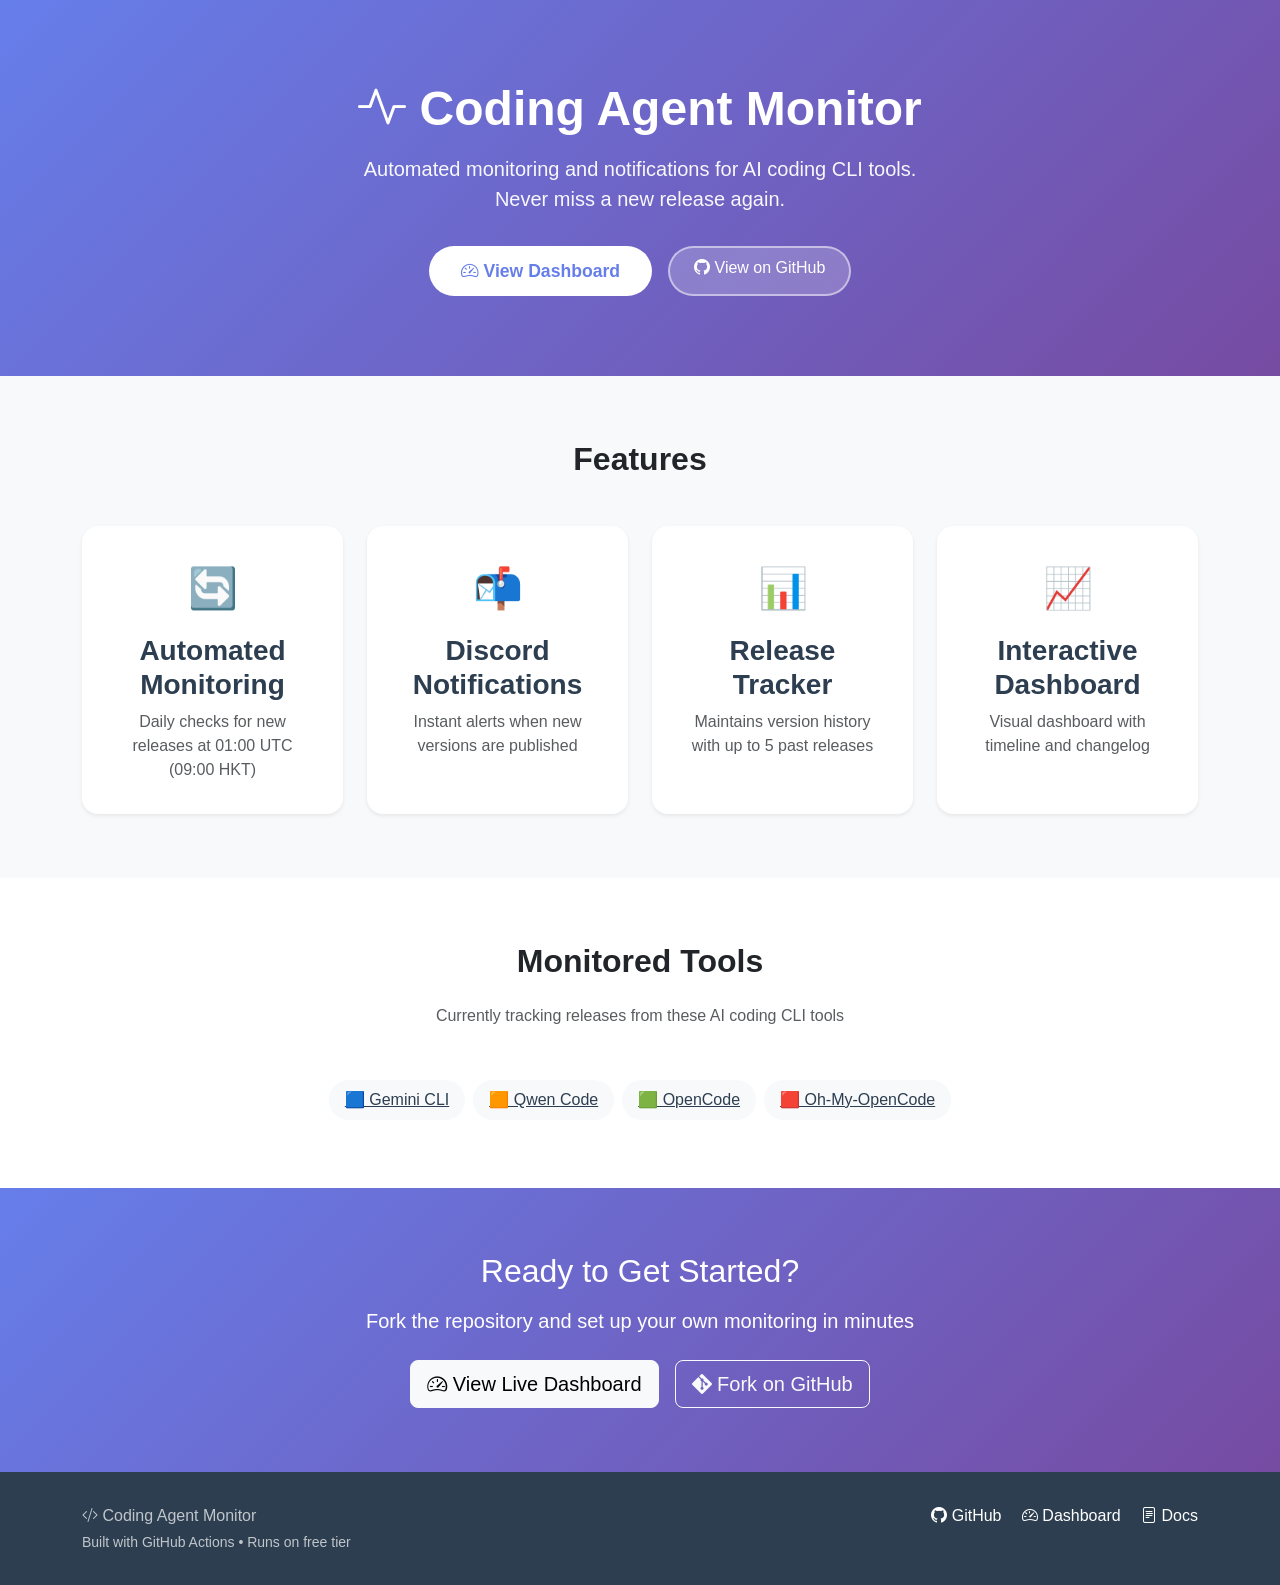
<file: index.html>
<!DOCTYPE html>
<html lang="en">
<head>
    <meta charset="UTF-8">
    <meta name="viewport" content="width=device-width, initial-scale=1.0">
    <title>Coding Agent Monitor - AI Coding Tools Release Tracker</title>
    <meta name="description" content="Monitor new releases of AI coding CLI tools like Gemini CLI, Qwen Code, OpenCode, and Oh-My-OpenCode">
    <!-- Bootstrap 5.3 CSS -->
    <link href="https://cdn.jsdelivr.net/npm/bootstrap@5.3.2/dist/css/bootstrap.min.css" rel="stylesheet">
    <!-- Bootstrap Icons -->
    <link href="https://cdn.jsdelivr.net/npm/bootstrap-icons@1.11.1/font/bootstrap-icons.css" rel="stylesheet">
    <!-- Custom Styles -->
    <style>
        :root {
            --primary-gradient: linear-gradient(135deg, #667eea 0%, #764ba2 100%);
        }

        body {
            font-family: -apple-system, BlinkMacSystemFont, 'Segoe UI', Roboto, Oxygen, Ubuntu, sans-serif;
        }

        .hero-section {
            background: var(--primary-gradient);
            color: white;
            padding: 5rem 0;
            text-align: center;
        }

        .hero-section h1 {
            font-size: 3rem;
            font-weight: 800;
            margin-bottom: 1rem;
        }

        .hero-section .lead {
            font-size: 1.25rem;
            opacity: 0.95;
            max-width: 600px;
            margin: 0 auto 2rem;
        }

        .btn-dashboard {
            background: white;
            color: #667eea;
            font-weight: 600;
            padding: 0.75rem 2rem;
            font-size: 1.1rem;
            border: none;
            border-radius: 2rem;
            transition: all 0.3s ease;
        }

        .btn-dashboard:hover {
            transform: translateY(-2px);
            box-shadow: 0 0.5rem 1rem rgba(0, 0, 0, 0.2);
            color: #764ba2;
        }

        .btn-github {
            background: rgba(255, 255, 255, 0.2);
            color: white;
            font-weight: 500;
            padding: 0.5rem 1.5rem;
            border: 2px solid rgba(255, 255, 255, 0.5);
            border-radius: 2rem;
            transition: all 0.3s ease;
        }

        .btn-github:hover {
            background: rgba(255, 255, 255, 0.3);
            color: white;
            border-color: white;
        }

        .features-section {
            padding: 4rem 0;
            background: #f8f9fa;
        }

        .feature-card {
            text-align: center;
            padding: 2rem;
            background: white;
            border-radius: 1rem;
            box-shadow: 0 0.125rem 0.25rem rgba(0, 0, 0, 0.075);
            height: 100%;
            transition: transform 0.3s ease;
        }

        .feature-card:hover {
            transform: translateY(-4px);
        }

        .feature-icon {
            font-size: 2.5rem;
            margin-bottom: 1rem;
        }

        .feature-title {
            font-weight: 600;
            margin-bottom: 0.5rem;
            color: #2c3e50;
        }

        .tools-section {
            padding: 4rem 0;
        }

        .tool-badge {
            display: inline-flex;
            align-items: center;
            padding: 0.5rem 1rem;
            margin: 0.25rem;
            background: #f8f9fa;
            border-radius: 2rem;
            font-weight: 500;
            color: #2c3e50;
        }

        .tool-badge:hover {
            background: #e9ecef;
            color: #667eea;
        }

        .cta-section {
            padding: 4rem 0;
            background: var(--primary-gradient);
            color: white;
            text-align: center;
        }

        footer {
            background: #2c3e50;
            color: rgba(255, 255, 255, 0.7);
            padding: 2rem 0;
            text-align: center;
        }

        footer a {
            color: white;
            text-decoration: none;
        }

        footer a:hover {
            color: #667eea;
        }
    </style>
</head>
<body>
    <!-- Hero Section -->
    <section class="hero-section">
        <div class="container">
            <h1>
                <i class="bi bi-activity"></i> Coding Agent Monitor
            </h1>
            <p class="lead">
                Automated monitoring and notifications for AI coding CLI tools. 
                Never miss a new release again.
            </p>
            <div class="d-flex gap-3 justify-content-center flex-wrap">
                <a href="dashboard/" class="btn btn-dashboard">
                    <i class="bi bi-speedometer2"></i> View Dashboard
                </a>
                <a href="https://github.com/SkyEagle888/coding-agent-monitor" class="btn btn-github" target="_blank">
                    <i class="bi bi-github"></i> View on GitHub
                </a>
            </div>
        </div>
    </section>

    <!-- Features Section -->
    <section class="features-section">
        <div class="container">
            <h2 class="text-center mb-5 fw-bold">Features</h2>
            <div class="row g-4">
                <div class="col-md-3">
                    <div class="feature-card">
                        <div class="feature-icon">🔄</div>
                        <h3 class="feature-title">Automated Monitoring</h3>
                        <p class="text-muted mb-0">Daily checks for new releases at 01:00 UTC (09:00 HKT)</p>
                    </div>
                </div>
                <div class="col-md-3">
                    <div class="feature-card">
                        <div class="feature-icon">📬</div>
                        <h3 class="feature-title">Discord Notifications</h3>
                        <p class="text-muted mb-0">Instant alerts when new versions are published</p>
                    </div>
                </div>
                <div class="col-md-3">
                    <div class="feature-card">
                        <div class="feature-icon">📊</div>
                        <h3 class="feature-title">Release Tracker</h3>
                        <p class="text-muted mb-0">Maintains version history with up to 5 past releases</p>
                    </div>
                </div>
                <div class="col-md-3">
                    <div class="feature-card">
                        <div class="feature-icon">📈</div>
                        <h3 class="feature-title">Interactive Dashboard</h3>
                        <p class="text-muted mb-0">Visual dashboard with timeline and changelog</p>
                    </div>
                </div>
            </div>
        </div>
    </section>

    <!-- Monitored Tools Section -->
    <section class="tools-section">
        <div class="container">
            <h2 class="text-center mb-4 fw-bold">Monitored Tools</h2>
            <p class="text-center text-muted mb-5">
                Currently tracking releases from these AI coding CLI tools
            </p>
            <div class="d-flex justify-content-center flex-wrap">
                <a href="https://github.com/google-gemini/gemini-cli" class="tool-badge" target="_blank">
                    🟦 Gemini CLI
                </a>
                <a href="https://github.com/QwenLM/qwen-code" class="tool-badge" target="_blank">
                    🟧 Qwen Code
                </a>
                <a href="https://github.com/anomalyco/opencode" class="tool-badge" target="_blank">
                    🟩 OpenCode
                </a>
                <a href="https://github.com/code-yeongyu/oh-my-opencode" class="tool-badge" target="_blank">
                    🟥 Oh-My-OpenCode
                </a>
            </div>
        </div>
    </section>

    <!-- CTA Section -->
    <section class="cta-section">
        <div class="container">
            <h2 class="mb-3">Ready to Get Started?</h2>
            <p class="lead mb-4">
                Fork the repository and set up your own monitoring in minutes
            </p>
            <div class="d-flex gap-3 justify-content-center flex-wrap">
                <a href="dashboard/" class="btn btn-light btn-lg">
                    <i class="bi bi-speedometer2"></i> View Live Dashboard
                </a>
                <a href="https://github.com/SkyEagle888/coding-agent-monitor/fork" class="btn btn-outline-light btn-lg" target="_blank">
                    <i class="bi bi-git"></i> Fork on GitHub
                </a>
            </div>
        </div>
    </section>

    <!-- Footer -->
    <footer>
        <div class="container">
            <div class="row">
                <div class="col-md-6 text-md-start mb-3 mb-md-0">
                    <p class="mb-1">
                        <i class="bi bi-code-slash"></i> Coding Agent Monitor
                    </p>
                    <p class="small mb-0">
                        Built with GitHub Actions • Runs on free tier
                    </p>
                </div>
                <div class="col-md-6 text-md-end">
                    <a href="https://github.com/SkyEagle888/coding-agent-monitor" class="me-3" target="_blank">
                        <i class="bi bi-github"></i> GitHub
                    </a>
                    <a href="dashboard/" class="me-3">
                        <i class="bi bi-speedometer2"></i> Dashboard
                    </a>
                    <a href="https://github.com/SkyEagle888/coding-agent-monitor/blob/main/README.md" target="_blank">
                        <i class="bi bi-file-text"></i> Docs
                    </a>
                </div>
            </div>
        </div>
    </footer>

    <!-- Bootstrap JS -->
    <script src="https://cdn.jsdelivr.net/npm/bootstrap@5.3.2/dist/js/bootstrap.bundle.min.js"></script>
</body>
</html>
</file>
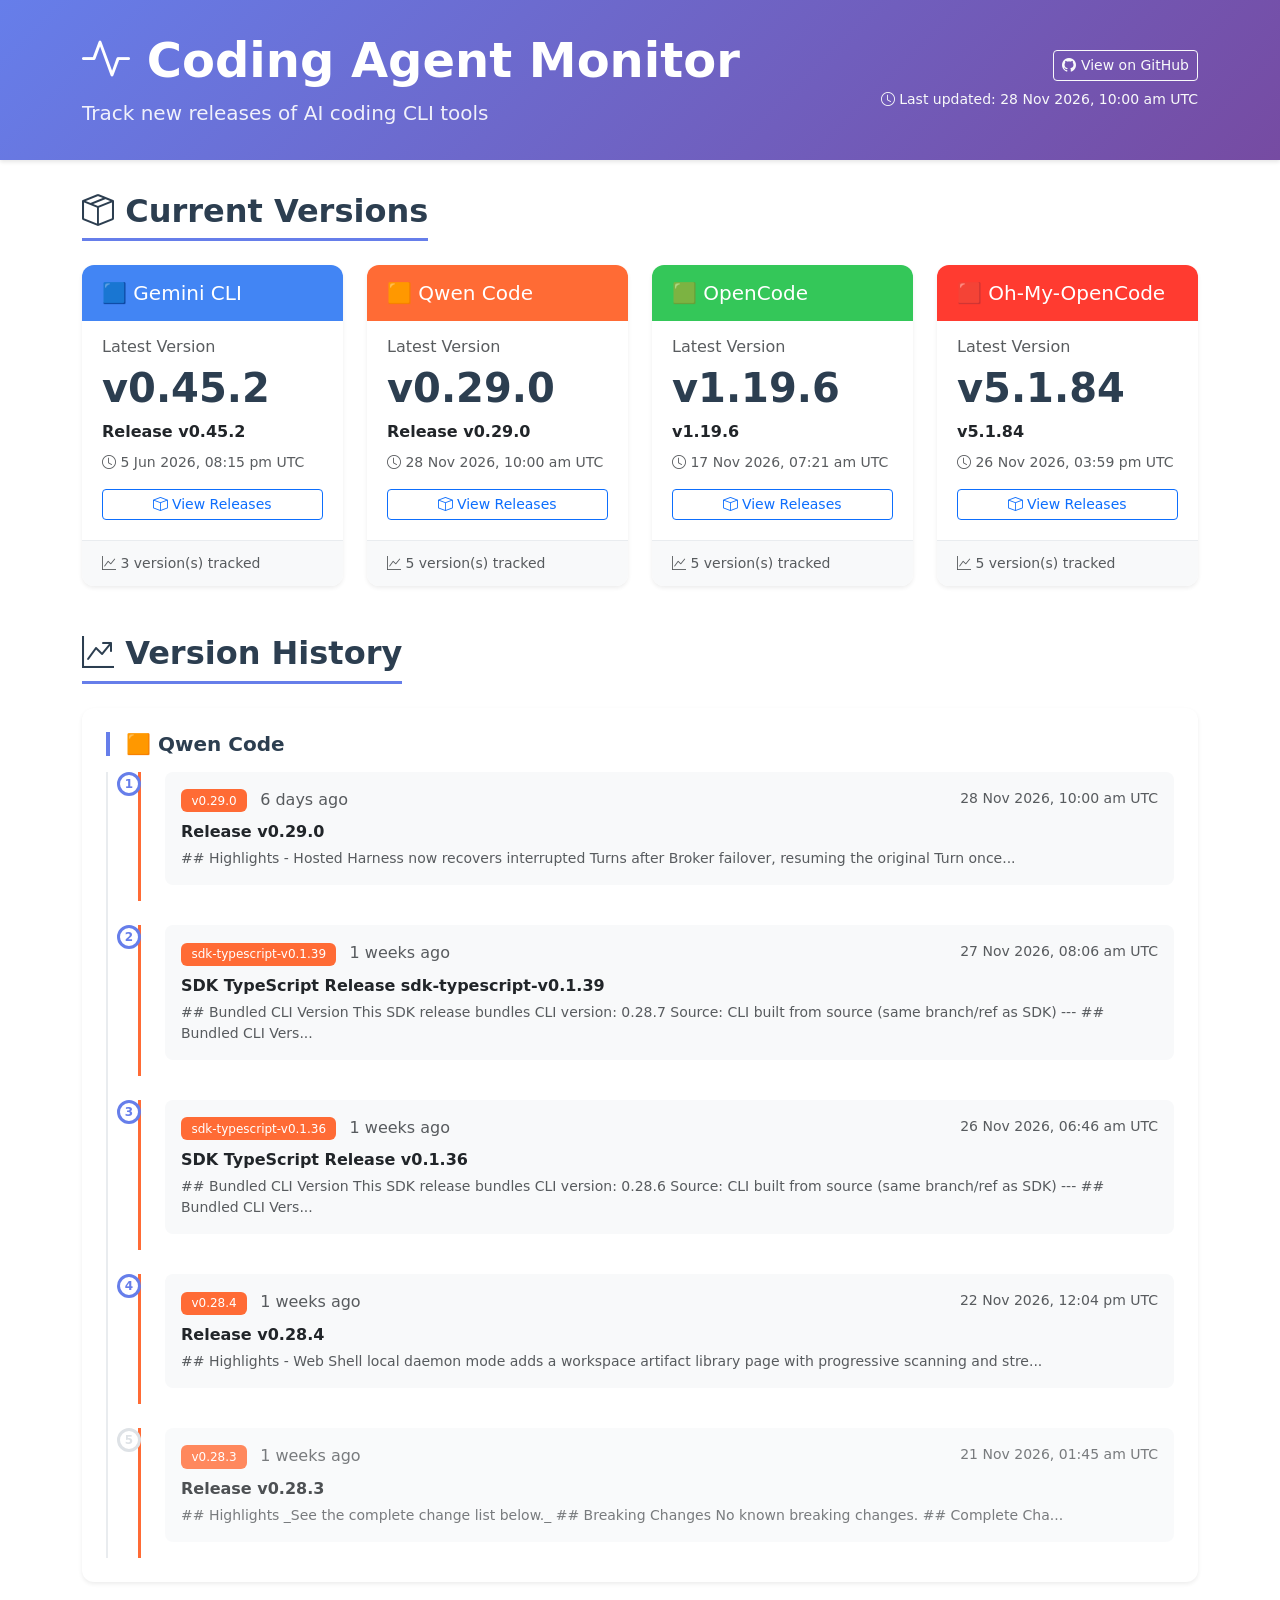
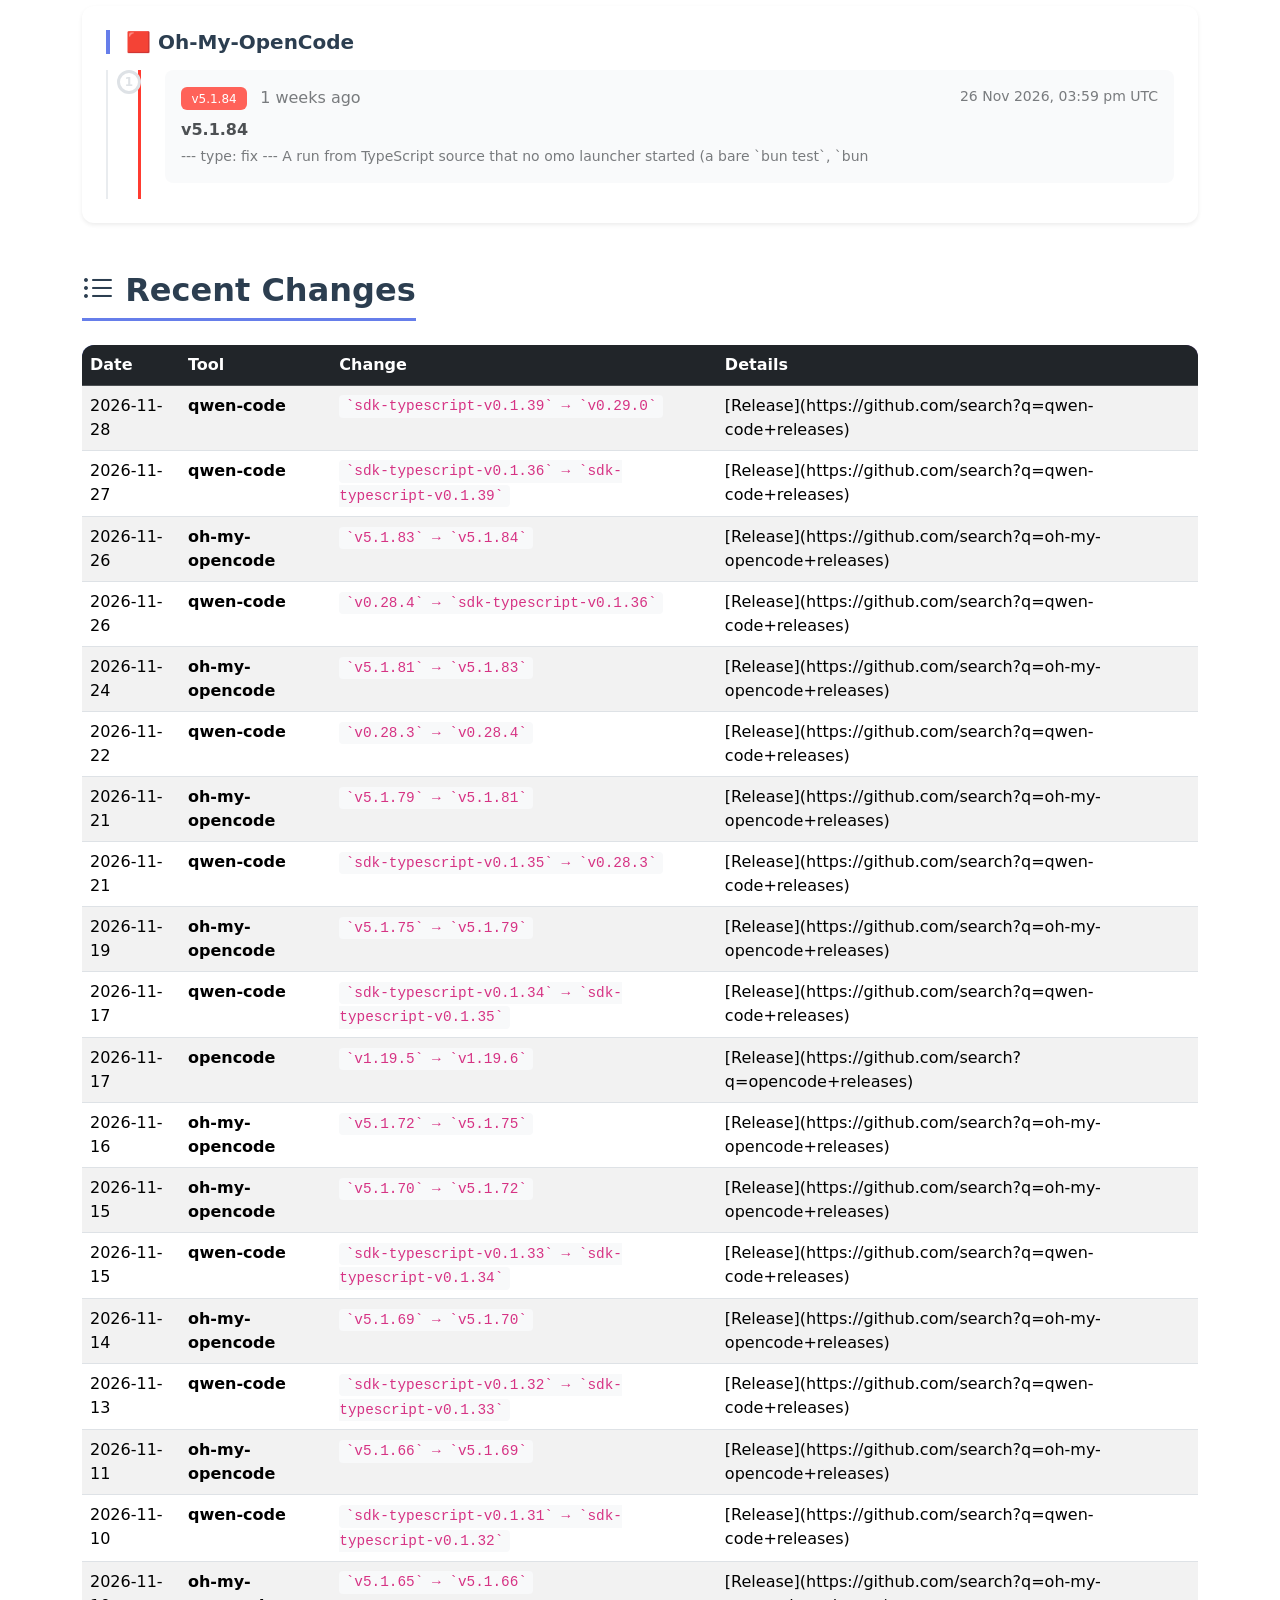
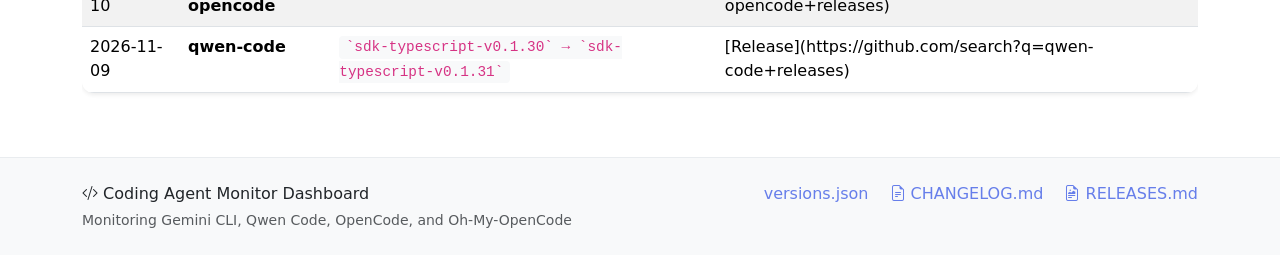
<file: dashboard/index.html>
<!DOCTYPE html>
<html lang="en">
<head>
    <meta charset="UTF-8">
    <meta name="viewport" content="width=device-width, initial-scale=1.0">
    <title>Coding Agent Monitor Dashboard</title>
    <!-- Bootstrap 5.3 CSS -->
    <link href="https://cdn.jsdelivr.net/npm/bootstrap@5.3.2/dist/css/bootstrap.min.css" rel="stylesheet">
    <!-- Bootstrap Icons -->
    <link href="https://cdn.jsdelivr.net/npm/bootstrap-icons@1.11.1/font/bootstrap-icons.css" rel="stylesheet">
    <!-- Custom Styles -->
    <link href="styles.css" rel="stylesheet">
</head>
<body>
    <!-- Header -->
    <header class="dashboard-header">
        <div class="container">
            <div class="row align-items-center">
                <div class="col-md-8">
                    <h1 class="display-5 mb-2">
                        <i class="bi bi-activity"></i> Coding Agent Monitor
                    </h1>
                    <p class="lead mb-0">Track new releases of AI coding CLI tools</p>
                </div>
                <div class="col-md-4 text-md-end">
                    <a href="https://github.com/SkyEagle888/coding-agent-monitor" class="btn btn-outline-light btn-sm mb-2">
                        <i class="bi bi-github"></i> View on GitHub
                    </a>
                    <div id="last-updated" class="text-light small">
                        <i class="bi bi-clock"></i> Loading...
                    </div>
                </div>
            </div>
        </div>
    </header>

    <main class="container my-4">
        <!-- Loading State -->
        <div id="loading-spinner" class="text-center py-5">
            <div class="spinner-border text-primary" role="status">
                <span class="visually-hidden">Loading...</span>
            </div>
            <p class="mt-3 text-muted">Loading version data...</p>
        </div>

        <!-- Error State -->
        <div id="error-message" class="alert alert-danger d-none" role="alert">
            <i class="bi bi-exclamation-triangle"></i>
            <span id="error-text"></span>
        </div>

        <!-- Dashboard Content -->
        <div id="dashboard-content" class="d-none">
            <!-- Current Versions Cards -->
            <section class="mb-5">
                <h2 class="section-title mb-4">
                    <i class="bi bi-box-seam"></i> Current Versions
                </h2>
                <div id="version-cards" class="row g-4">
                    <!-- Cards will be inserted here by JavaScript -->
                </div>
            </section>

            <!-- Version History Timeline -->
            <section class="mb-5">
                <h2 class="section-title mb-4">
                    <i class="bi bi-graph-up-arrow"></i> Version History
                </h2>
                <div id="version-timeline">
                    <!-- Timeline will be inserted here by JavaScript -->
                </div>
            </section>

            <!-- Recent Changes Table -->
            <section class="mb-5">
                <h2 class="section-title mb-4">
                    <i class="bi bi-list-ul"></i> Recent Changes
                </h2>
                <div class="table-responsive">
                    <table class="table table-hover table-striped">
                        <thead class="table-dark">
                            <tr>
                                <th>Date</th>
                                <th>Tool</th>
                                <th>Change</th>
                                <th>Details</th>
                            </tr>
                        </thead>
                        <tbody id="changelog-body">
                            <!-- Rows will be inserted here by JavaScript -->
                        </tbody>
                    </table>
                </div>
            </section>
        </div>
    </main>

    <!-- Footer -->
    <footer class="dashboard-footer mt-5 py-4">
        <div class="container">
            <div class="row">
                <div class="col-md-6">
                    <p class="mb-1">
                        <i class="bi bi-code-slash"></i> Coding Agent Monitor Dashboard
                    </p>
                    <p class="text-muted small mb-0">
                        Monitoring Gemini CLI, Qwen Code, OpenCode, and Oh-My-OpenCode
                    </p>
                </div>
                <div class="col-md-6 text-md-end">
                    <a href="../versions.json" class="text-decoration-none me-3" target="_blank">
                        <i class="bi bi-file-earmark-json"></i> versions.json
                    </a>
                    <a href="../CHANGELOG.md" class="text-decoration-none me-3" target="_blank">
                        <i class="bi bi-file-earmark-text"></i> CHANGELOG.md
                    </a>
                    <a href="../RELEASES.md" class="text-decoration-none" target="_blank">
                        <i class="bi bi-file-earmark-richtext"></i> RELEASES.md
                    </a>
                </div>
            </div>
        </div>
    </footer>

    <!-- Bootstrap JS -->
    <script src="https://cdn.jsdelivr.net/npm/bootstrap@5.3.2/dist/js/bootstrap.bundle.min.js"></script>

    <!-- Dashboard JavaScript -->
    <script>
        // Tool metadata (matches watchlist.json)
        const TOOL_METADATA = {
            'gemini-cli': {
                name: 'Gemini CLI',
                emoji: '🟦',
                repo: 'https://github.com/google-gemini/gemini-cli'
            },
            'qwen-code': {
                name: 'Qwen Code',
                emoji: '🟧',
                repo: 'https://github.com/QwenLM/qwen-code'
            },
            'opencode': {
                name: 'OpenCode',
                emoji: '🟩',
                repo: 'https://github.com/anomalyco/opencode'
            },
            'oh-my-opencode': {
                name: 'Oh-My-OpenCode',
                emoji: '🟥',
                repo: 'https://github.com/code-yeongyu/oh-my-opencode'
            }
        };

        // Format timestamp to readable date
        function formatDate(isoString) {
            if (!isoString) return 'Unknown';
            try {
                const date = new Date(isoString);
                return date.toLocaleDateString('en-HK', {
                    year: 'numeric',
                    month: 'short',
                    day: 'numeric',
                    hour: '2-digit',
                    minute: '2-digit',
                    timeZoneName: 'short'
                });
            } catch (e) {
                return isoString;
            }
        }

        // Format relative time (e.g., "2 days ago")
        function formatRelativeTime(isoString) {
            if (!isoString) return '';
            try {
                const date = new Date(isoString);
                const now = new Date();
                const diffMs = now - date;
                const diffDays = Math.floor(diffMs / (1000 * 60 * 60 * 24));

                if (diffDays === 0) return 'Today';
                if (diffDays === 1) return 'Yesterday';
                if (diffDays < 7) return `${diffDays} days ago`;
                if (diffDays < 30) return `${Math.floor(diffDays / 7)} weeks ago`;
                if (diffDays < 365) return `${Math.floor(diffDays / 30)} months ago`;
                return `${Math.floor(diffDays / 365)} years ago`;
            } catch (e) {
                return '';
            }
        }

        // Render version cards
        function renderVersionCards(versions) {
            const container = document.getElementById('version-cards');
            const cards = [];

            for (const [toolId, toolData] of Object.entries(versions)) {
                const metadata = TOOL_METADATA[toolId] || { name: toolId, emoji: '📦', repo: '#' };
                const versionsList = toolData.versions || [];
                const latestVersion = versionsList[0];

                if (!latestVersion) continue;

                const card = `
                    <div class="col-md-6 col-lg-3">
                        <div class="card version-card h-100" style="--tool-color: ${getToolColor(toolId)}">
                            <div class="card-header" style="background-color: var(--tool-color); color: white;">
                                <h5 class="card-title mb-0">${metadata.emoji} ${metadata.name}</h5>
                            </div>
                            <div class="card-body">
                                <h6 class="card-subtitle mb-2 text-muted">Latest Version</h6>
                                <p class="display-6 mb-2">${latestVersion.tag}</p>
                                <p class="card-text mb-2">
                                    <strong>${latestVersion.name}</strong>
                                </p>
                                <p class="small text-muted mb-3">
                                    <i class="bi bi-clock"></i> ${formatDate(latestVersion.published_at)}
                                </p>
                                <a href="${metadata.repo}/releases" target="_blank" class="btn btn-outline-primary btn-sm w-100">
                                    <i class="bi bi-box"></i> View Releases
                                </a>
                            </div>
                            <div class="card-footer text-muted small">
                                <i class="bi bi-graph-up"></i> ${versionsList.length} version(s) tracked
                            </div>
                        </div>
                    </div>
                `;
                cards.push(card);
            }

            container.innerHTML = cards.join('');
        }

        // Get tool color based on emoji
        function getToolColor(toolId) {
            const colors = {
                'gemini-cli': '#4285f4',
                'qwen-code': '#ff6b35',
                'opencode': '#34c759',
                'oh-my-opencode': '#ff3b30'
            };
            return colors[toolId] || '#6c757d';
        }

        // Render version timeline
        function renderVersionTimeline(versions) {
            const container = document.getElementById('version-timeline');
            const timelineItems = [];

            // Collect all versions with tool info
            const allVersions = [];
            for (const [toolId, toolData] of Object.entries(versions)) {
                const metadata = TOOL_METADATA[toolId] || { name: toolId, emoji: '📦', repo: '#' };
                const versionsList = toolData.versions || [];

                versionsList.forEach(version => {
                    allVersions.push({
                        toolId,
                        toolName: metadata.name,
                        emoji: metadata.emoji,
                        repo: metadata.repo,
                        ...version
                    });
                });
            }

            // Sort by published date (newest first)
            allVersions.sort((a, b) => {
                const dateA = new Date(a.published_at || 0);
                const dateB = new Date(b.published_at || 0);
                return dateB - dateA;
            });

            // Group by tool
            const toolVersions = {};
            allVersions.forEach(v => {
                if (!toolVersions[v.toolId]) {
                    toolVersions[v.toolId] = {
                        toolName: v.toolName,
                        emoji: v.emoji,
                        repo: v.repo,
                        versions: []
                    };
                }
                toolVersions[v.toolId].versions.push(v);
            });

            // Render timeline for each tool
            for (const [toolId, data] of Object.entries(toolVersions)) {
                const color = getToolColor(toolId);
                const versionsHtml = data.versions.map((v, index) => `
                    <div class="timeline-item" style="border-left-color: ${color}">
                        <div class="timeline-marker">${index + 1}</div>
                        <div class="timeline-content">
                            <div class="d-flex justify-content-between align-items-start">
                                <div>
                                    <span class="badge" style="background-color: ${color}">${v.tag}</span>
                                    <span class="ms-2 text-muted">${formatRelativeTime(v.published_at)}</span>
                                </div>
                                <small class="text-muted">${formatDate(v.published_at)}</small>
                            </div>
                            <p class="mt-2 mb-1"><strong>${v.name}</strong></p>
                            ${v.body ? `<p class="small text-muted mb-0">${truncateText(v.body, 150)}</p>` : ''}
                        </div>
                    </div>
                `).join('');

                timelineItems.push(`
                    <div class="timeline-section mb-4">
                        <h5 class="timeline-tool">
                            ${data.emoji} ${data.toolName}
                        </h5>
                        <div class="timeline">
                            ${versionsHtml}
                        </div>
                    </div>
                `);
            }

            container.innerHTML = timelineItems.join('');
        }

        // Truncate text with ellipsis
        function truncateText(text, maxLength) {
            if (!text) return '';
            if (text.length <= maxLength) return text;
            return text.substring(0, maxLength).trim() + '...';
        }

        // Parse and render changelog
        function renderChangelog(changelogText) {
            const container = document.getElementById('changelog-body');
            const rows = [];
            const entries = [];

            // Parse markdown table
            const lines = changelogText.split('\n');
            let inTable = false;
            const maxRows = 20;

            for (const line of lines) {
                // Skip header and separator
                if (line.startsWith('| Date |') || line.startsWith('|---')) {
                    inTable = true;
                    continue;
                }

                if (!inTable || !line.trim()) continue;
                if (!line.startsWith('|')) continue;

                // Parse table row
                const parts = line.split('|').map(p => p.trim()).filter(p => p);
                if (parts.length >= 4) {
                    const [date, tool, change, details] = parts;
                    entries.push({ date, tool, change, details });
                }
            }

            // Sort by date descending (newest first)
            entries.sort((a, b) => {
                const dateA = new Date(a.date);
                const dateB = new Date(b.date);
                return dateB - dateA;
            });

            // Build rows from sorted entries (up to maxRows)
            for (let i = 0; i < Math.min(entries.length, maxRows); i++) {
                const { date, tool, change, details } = entries[i];
                rows.push(`
                    <tr>
                        <td>${date}</td>
                        <td><strong>${tool}</strong></td>
                        <td><code>${change}</code></td>
                        <td>${details}</td>
                    </tr>
                `);
            }

            if (rows.length === 0) {
                container.innerHTML = '<tr><td colspan="4" class="text-center text-muted">No changelog entries found</td></tr>';
            } else {
                container.innerHTML = rows.join('');
            }
        }

        // Update last updated timestamp
        function updateLastUpdated(versions) {
            const container = document.getElementById('last-updated');
            const latestDate = getLatestUpdateDate(versions);
            if (latestDate) {
                container.innerHTML = `<i class="bi bi-clock"></i> Last updated: ${formatDate(latestDate)}`;
            } else {
                container.innerHTML = '<i class="bi bi-clock"></i> Last updated: Unknown';
            }
        }

        // Get the most recent update date from all versions
        function getLatestUpdateDate(versions) {
            let latest = null;
            for (const toolData of Object.values(versions)) {
                const versionsList = toolData.versions || [];
                if (versionsList.length > 0 && versionsList[0].published_at) {
                    const date = new Date(versionsList[0].published_at);
                    if (!latest || date > latest) {
                        latest = date;
                    }
                }
            }
            return latest ? latest.toISOString() : null;
        }

        // Load and render all data
        async function loadDashboard() {
            const loadingSpinner = document.getElementById('loading-spinner');
            const errorMessage = document.getElementById('error-message');
            const errorText = document.getElementById('error-text');
            const dashboardContent = document.getElementById('dashboard-content');

            try {
                // Load versions.json
                const versionsResponse = await fetch('../versions.json');
                if (!versionsResponse.ok) {
                    throw new Error(`Failed to load versions.json: ${versionsResponse.status}`);
                }
                const versions = await versionsResponse.json();

                // Load CHANGELOG.md
                const changelogResponse = await fetch('../CHANGELOG.md');
                if (!changelogResponse.ok) {
                    throw new Error(`Failed to load CHANGELOG.md: ${changelogResponse.status}`);
                }
                const changelogText = await changelogResponse.text();

                // Render dashboard
                renderVersionCards(versions);
                renderVersionTimeline(versions);
                renderChangelog(changelogText);
                updateLastUpdated(versions);

                // Show content, hide loading
                loadingSpinner.classList.add('d-none');
                dashboardContent.classList.remove('d-none');

            } catch (error) {
                console.error('Error loading dashboard:', error);
                loadingSpinner.classList.add('d-none');
                errorMessage.classList.remove('d-none');
                errorText.textContent = `Error: ${error.message}. Make sure the dashboard is accessed via GitHub Pages or a local server.`;
            }
        }

        // Initialize on page load
        document.addEventListener('DOMContentLoaded', loadDashboard);
    </script>
</body>
</html>
</file>
<file: dashboard/styles.css>
/* Dashboard Custom Styles */

:root {
    --primary-gradient: linear-gradient(135deg, #667eea 0%, #764ba2 100%);
    --footer-bg: #f8f9fa;
    --card-shadow: 0 0.125rem 0.25rem rgba(0, 0, 0, 0.075);
    --card-hover-shadow: 0 0.5rem 1rem rgba(0, 0, 0, 0.15);
}

/* Header Styles */
.dashboard-header {
    background: var(--primary-gradient);
    color: white;
    padding: 2rem 0;
    margin-bottom: 2rem;
    box-shadow: 0 2px 4px rgba(0, 0, 0, 0.1);
}

.dashboard-header h1 {
    font-weight: 700;
}

.dashboard-header .lead {
    opacity: 0.9;
}

/* Section Titles */
.section-title {
    font-weight: 700;
    color: #2c3e50;
    border-bottom: 3px solid #667eea;
    padding-bottom: 0.5rem;
    display: inline-block;
}

/* Version Cards */
.version-card {
    border: none;
    border-radius: 0.75rem;
    box-shadow: var(--card-shadow);
    transition: all 0.3s ease;
    overflow: hidden;
}

.version-card:hover {
    transform: translateY(-4px);
    box-shadow: var(--card-hover-shadow);
}

.version-card .card-header {
    border: none;
    font-weight: 600;
    font-size: 1.1rem;
    padding: 1rem 1.25rem;
}

.version-card .card-body {
    padding: 1.25rem;
}

.version-card .card-footer {
    background-color: #f8f9fa;
    border-top: 1px solid #e9ecef;
    padding: 0.75rem 1.25rem;
}

.version-card .display-6 {
    font-weight: 700;
    color: #2c3e50;
}

/* Timeline Styles */
.timeline-section {
    background: white;
    border-radius: 0.75rem;
    padding: 1.5rem;
    box-shadow: var(--card-shadow);
}

.timeline-tool {
    font-weight: 600;
    color: #2c3e50;
    margin-bottom: 1rem;
    padding-left: 1rem;
    border-left: 4px solid #667eea;
}

.timeline {
    position: relative;
    padding-left: 2rem;
}

.timeline::before {
    content: '';
    position: absolute;
    left: 0;
    top: 0;
    bottom: 0;
    width: 2px;
    background: #e9ecef;
}

.timeline-item {
    position: relative;
    padding-left: 1.5rem;
    margin-bottom: 1.5rem;
    border-left: 3px solid #667eea;
    padding-bottom: 1rem;
}

.timeline-item:last-child {
    margin-bottom: 0;
    border-left: 3px solid #dee2e6;
}

.timeline-marker {
    position: absolute;
    left: -1.5rem;
    top: 0;
    width: 1.5rem;
    height: 1.5rem;
    border-radius: 50%;
    background: white;
    border: 3px solid #667eea;
    display: flex;
    align-items: center;
    justify-content: center;
    font-size: 0.75rem;
    font-weight: 700;
    color: #667eea;
}

.timeline-content {
    background: #f8f9fa;
    border-radius: 0.5rem;
    padding: 1rem;
}

.timeline-item:last-child .timeline-marker {
    border-color: #dee2e6;
    color: #dee2e6;
}

.timeline-item:last-child .timeline-content {
    background: #f8f9fa;
    opacity: 0.8;
}

/* Table Styles */
.table {
    background: white;
    border-radius: 0.75rem;
    overflow: hidden;
    box-shadow: var(--card-shadow);
}

.table thead.table-dark {
    background: linear-gradient(135deg, #667eea 0%, #764ba2 100%);
}

.table tbody tr {
    transition: background-color 0.2s ease;
}

/* Footer Styles */
.dashboard-footer {
    background-color: var(--footer-bg);
    border-top: 1px solid #e9ecef;
}

.dashboard-footer a {
    color: #667eea;
    transition: color 0.2s ease;
}

.dashboard-footer a:hover {
    color: #764ba2;
}

/* Loading Spinner */
#loading-spinner {
    min-height: 300px;
}

/* Error Message */
#error-message {
    border-radius: 0.75rem;
    box-shadow: var(--card-shadow);
}

/* Responsive Adjustments */
@media (max-width: 768px) {
    .dashboard-header {
        padding: 1.5rem 0;
    }

    .dashboard-header h1 {
        font-size: 1.75rem;
    }

    .section-title {
        font-size: 1.25rem;
    }

    .version-card .display-6 {
        font-size: 2rem;
    }

    .timeline {
        padding-left: 1.5rem;
    }

    .timeline-marker {
        left: -1.25rem;
        width: 1.25rem;
        height: 1.25rem;
        font-size: 0.65rem;
    }

    .timeline-item {
        padding-left: 1.25rem;
    }
}

/* Print Styles */
@media print {
    .dashboard-header {
        background: white;
        color: black;
        padding: 0.5rem 0;
    }

    .version-card {
        box-shadow: none;
        border: 1px solid #dee2e6;
    }

    .btn {
        display: none;
    }
}

/* Animation for cards on load */
@keyframes fadeInUp {
    from {
        opacity: 0;
        transform: translateY(20px);
    }
    to {
        opacity: 1;
        transform: translateY(0);
    }
}

.version-card {
    animation: fadeInUp 0.5s ease forwards;
}

.version-card:nth-child(1) { animation-delay: 0.1s; }
.version-card:nth-child(2) { animation-delay: 0.2s; }
.version-card:nth-child(3) { animation-delay: 0.3s; }
.version-card:nth-child(4) { animation-delay: 0.4s; }

/* Badge colors for tools */
.badge {
    font-weight: 500;
    padding: 0.35rem 0.65rem;
}

/* Code styling in changelog */
code {
    background-color: #f8f9fa;
    padding: 0.2rem 0.4rem;
    border-radius: 0.25rem;
    font-size: 0.9em;
}
</file>
